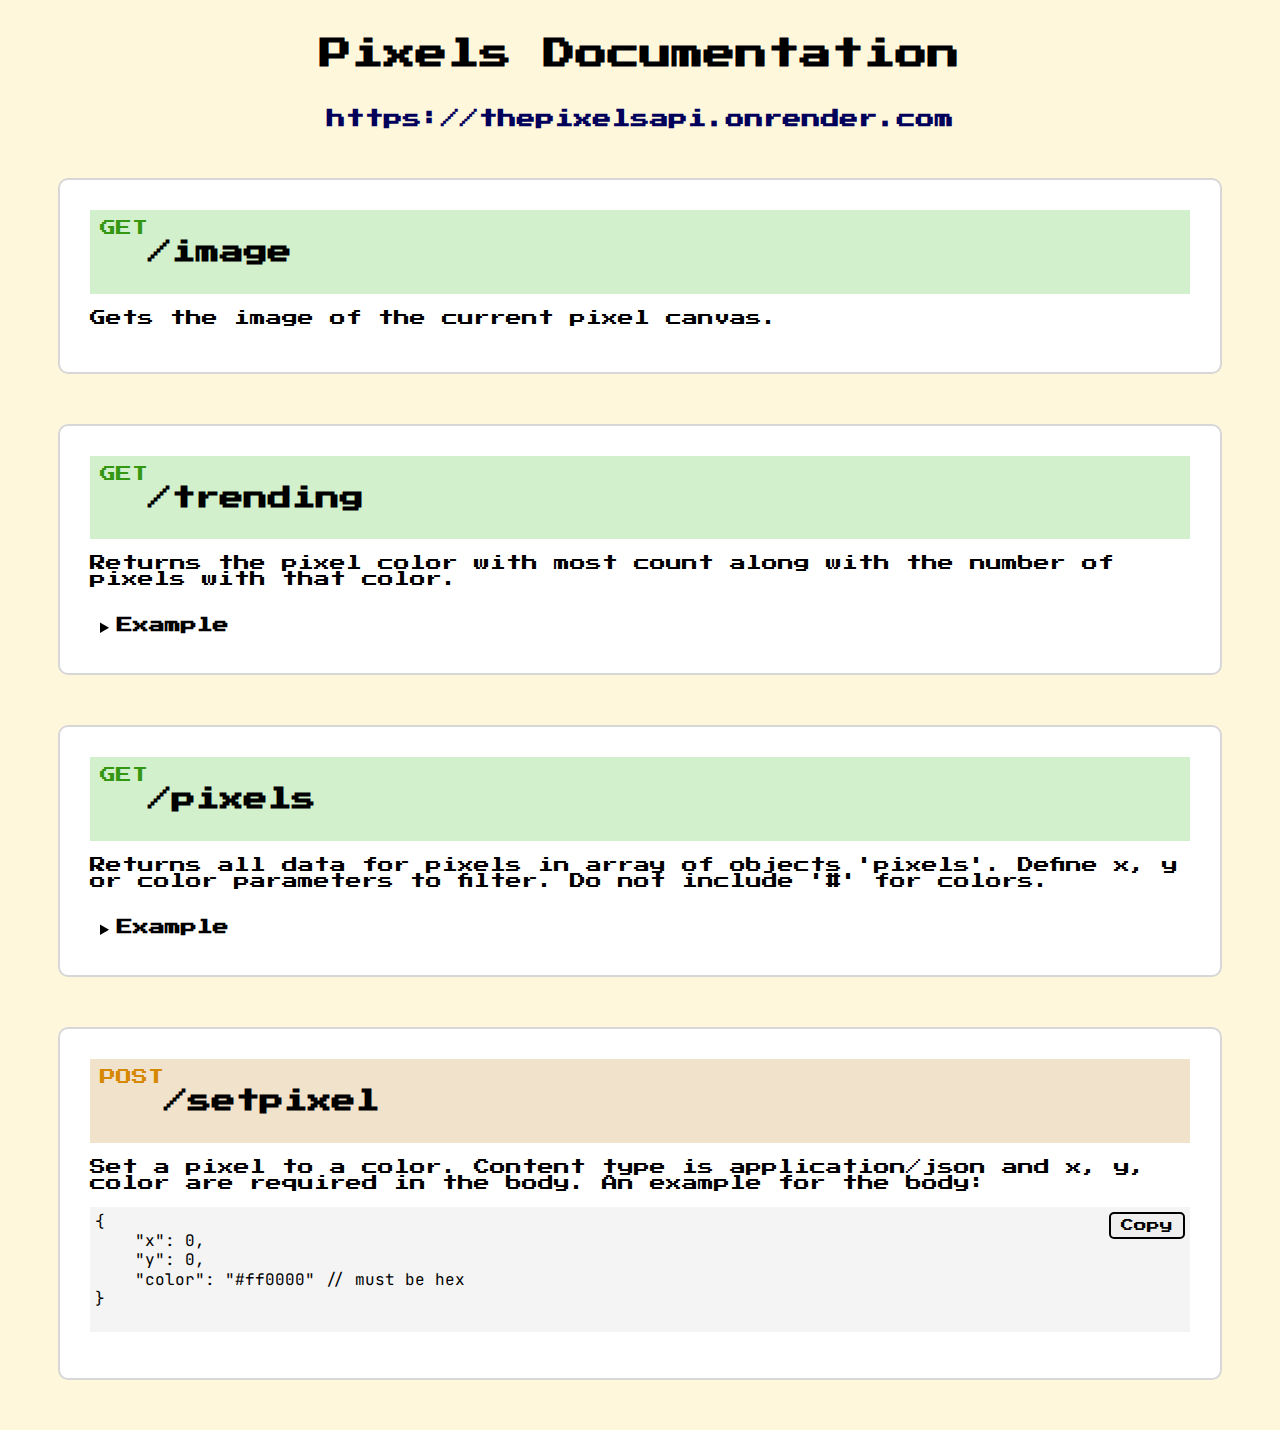
<file: docsserver.html>
<!DOCTYPE html>
<html>

<head>
    <title>thepixelsapi</title>

    <link rel="preconnect" href="https://fonts.googleapis.com">
    <link rel="preconnect" href="https://fonts.gstatic.com" crossorigin>
    <link
        href="https://fonts.googleapis.com/css2?family=JetBrains+Mono:ital,wght@0,100..800;1,100..800&family=Press+Start+2P&display=swap"
        rel="stylesheet">

    <style>
        * {
            font-family: 'Press Start 2P', cursive;
        }

        body {
            background-color: #fff7db;
            text-align: center;
        }

        h1 {
            font-size: 2em;
            margin: 1.2em;
        }

        img {
            width: 800px;
            height: 400px;
            background-color: white;
            border: 5px solid black;
        }

        button {
            font-size: 1.2em;
            border: 2px solid black;
            border-radius: 5px;
            cursor: pointer;
        }

        button:hover {
            background-color: #fdfdfd;
        }

        h3 {
            color: #00005b;
        }

        main {
            text-align: left;
        }

        section {
            background-color: white;
            padding: 30px;
            margin: 50px;
            border: 2px solid #d7d7d7;
            border-radius: 10px;
        }

        .endpoint {
            display: flex;
        }

        .get {
            background-color: #2cba1338;
            padding: 10px;
        }

        .get span {
            color: #349712;
        }

        .post {
            background-color: #ba7d1338;
            padding: 10px;
        }

        .post span {
            color: #d68800;
        }

        .code {
            position: relative;
        }

        .code button {
            position: absolute;
            top: 0;
            right: 0;
            margin: 5px;
            padding: 5px 10px;
            font-size: 0.8em;
        }

        pre {
            font-family: 'JetBrains Mono', monospace;
            background-color: #f4f4f4;
            padding: 5px;
            line-height: 1.2;
        }

        details {
            margin: 10px;
            margin-top: 30px;
        }

        details p {
            margin: 10px;
        }

        details p code {
            background-color: #f4f4f4;
            padding: 2px;
            font-family: 'JetBrains Mono', monospace;
        }

        summary {
            font-weight: bold;
            cursor: pointer;
        }

        ::-webkit-scrollbar {
            width: 10px;
        }

        ::-webkit-scrollbar-thumb {
            background-color: #b6b6b6;
            border-radius: 10px;
        }

        ::-webkit-scrollbar-track {
            background-color: #fff7db;
        }
    </style>

    <link rel="icon" href="https://i.imgur.com/GqeKKR0.png">
</head>

<body>
    <h1>Pixels Documentation</h1>
    <h3>https://thepixelsapi.onrender.com</h3>

    <main>
        <section>
            <div class="endpoint get">
                <span>GET</span>
                <h2>/image</h2>
            </div>
            <p>Gets the image of the current pixel canvas.</p>
        </section>


        <section>
            <div class="endpoint get">
                <span>GET</span>
                <h2>/trending</h2>
            </div>
            <p>Returns the pixel color with most count along with the number of pixels with that color.</p>
            <details>
                <summary>Example</summary>
                <p><code>.../trending</code> will return:</p>
                <div class="code">
                    <pre>
{
  "count": 162,
  "trending": "#6abe30"
}
                    </pre>
                </div>
            </details>
        </section>

        <section>
            <div class="endpoint get">
                <span>GET</span>
                <h2>/pixels</h2>
            </div>
            <p>Returns all data for pixels in array of objects 'pixels'. Define x, y or color parameters to filter. Do
                not include '#' for colors.</p>
            <details>
                <summary>Example</summary>
                <p><code>.../pixels?y=1&color=ffffff</code> will return:</p>
                <div class="code">
                    <pre>
{
  "pixels": [
    {
      "color": "#ffffff",
      "timeCreated": "2025-01-29T15:55:59.11556+00:00",
      "x": 4,
      "y": 1
    },
    {
      "color": "#ffffff",
      "timeCreated": "2025-01-29T15:56:02.468578+00:00",
      "x": 5,
      "y": 1
    }
  ]
}
                    </pre>
                </div>
            </details>
        </section>

        <section>
            <div class="endpoint post">
                <span>POST</span>
                <h2>/setpixel</h2>
            </div>
            <p>Set a pixel to a color. Content type is application/json and x, y, color are required in the body. An example for the body:</p>
            <div class="code">
                <pre>
{
    "x": 0,
    "y": 0,
    "color": "#ff0000" // must be hex
}
                </pre>
                <button onclick="copyCode()">
                    Copy
                </button>
            </div>
        </section>
    </main>

    <script>
        function copyCode() {
            navigator.clipboard.writeText("{\n    \"x\": 0,\n    \"y\": 0,\n    \"color\": \"#ff0000\"\n}");
        }
    </script>
</body>

</html>
</file>
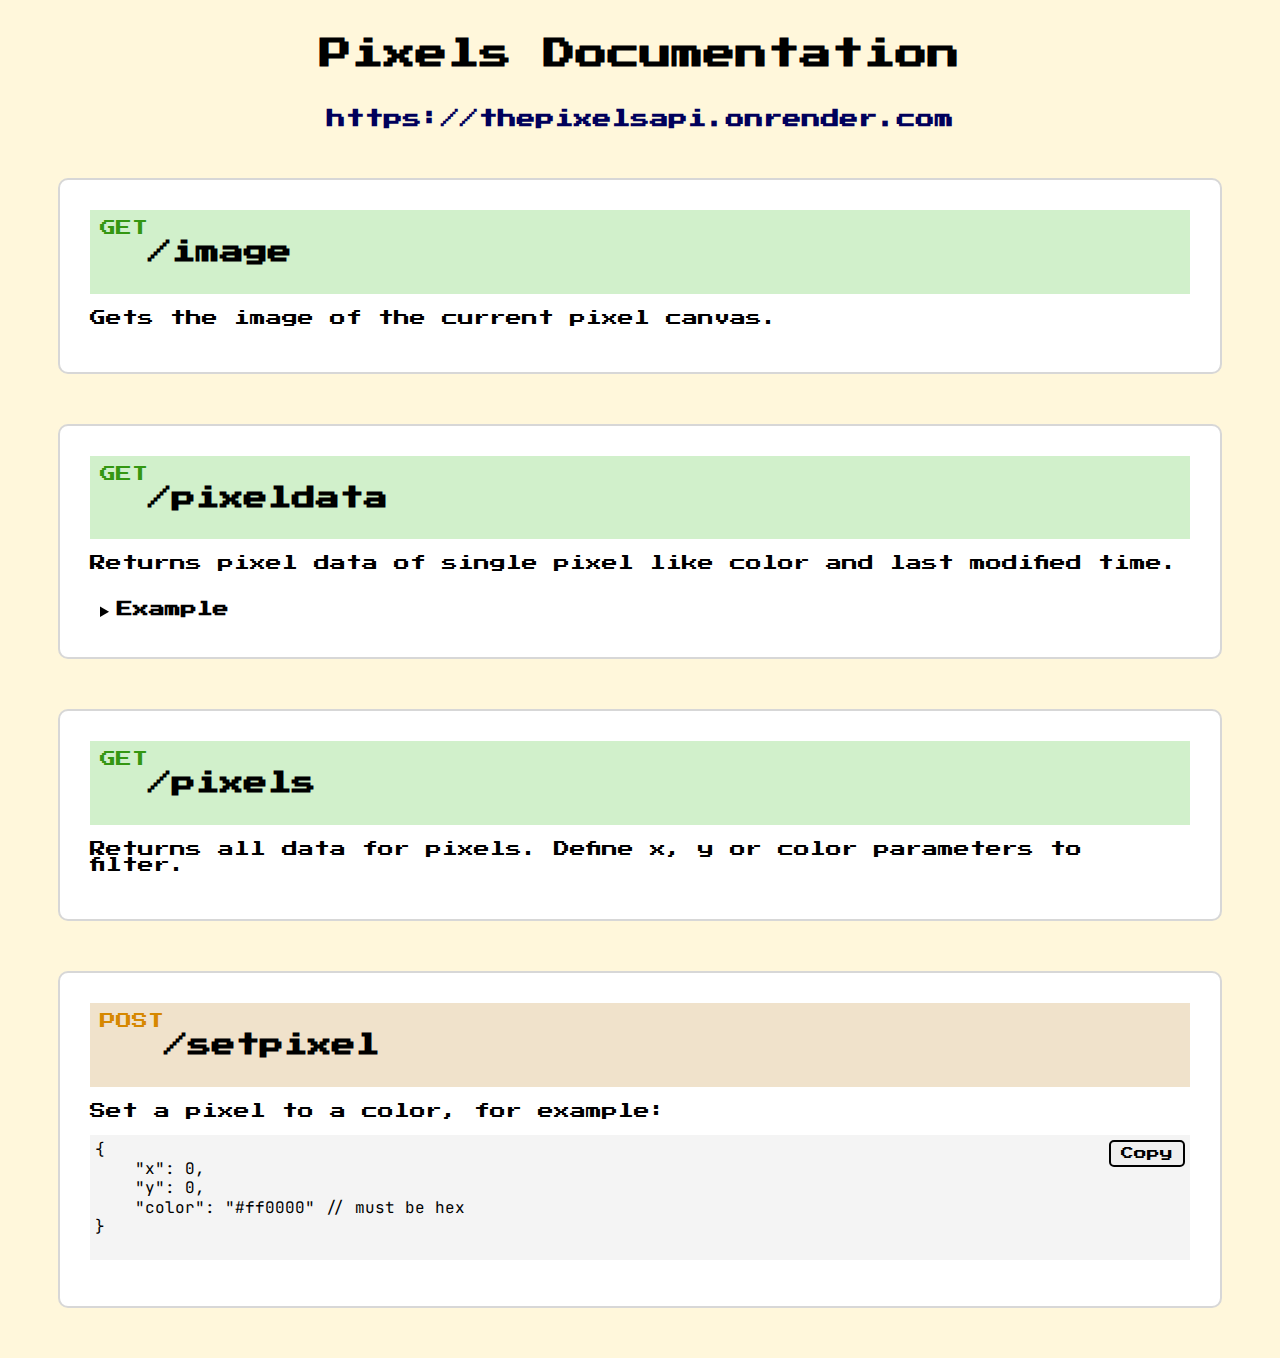
<file: documentation.html>
<!DOCTYPE html>
<html>
<head>
    <title>thepixelsapi</title>

    <link rel="preconnect" href="https://fonts.googleapis.com">
    <link rel="preconnect" href="https://fonts.gstatic.com" crossorigin>
    <link href="https://fonts.googleapis.com/css2?family=JetBrains+Mono:ital,wght@0,100..800;1,100..800&family=Press+Start+2P&display=swap" rel="stylesheet">

    <link rel="icon" href="pixel.svg">

    <style>
        * {
            font-family: 'Press Start 2P', cursive;
        }

        body {
            background-color: #fff7db;
            text-align: center;
        }

        h1 {
            font-size: 2em;
            margin: 1.2em;
        }

        img {
            width: 800px;
            height: 400px;
            background-color: white;
            border: 5px solid black;
        }

        button {
            font-size: 1.2em;
            border: 2px solid black;
            border-radius: 5px;
            cursor: pointer;
        }

        button:hover {
            background-color: #fdfdfd;
        }

        h3 {
            color: #00005b;
        }
    </style>
    <link rel="stylesheet" href="docs.css">
</head>
<body>
    <h1>Pixels Documentation</h1>
    <h3>https://thepixelsapi.onrender.com</h3>

    <main>
        <section>
            <div class="endpoint get">
                <span>GET</span>
                <h2>/image</h2>
            </div>
            <p>Gets the image of the current pixel canvas.</p>
        </section>


        <section>
            <div class="endpoint get">
                <span>GET</span>
                <h2>/pixeldata</h2>
            </div>
            <p>Returns pixel data of single pixel like color and last modified time.</p>
            <details>
                <summary>Example</summary>
                <p><code>.../pixeldata?x=0&y=0</code> will return:</p>
                <div class="code">
                    <pre>
{
    "color": "#ffffff",
    "timeCreated": "2025-01-29T15:55:45.39355+00:00"
}
                    </pre>
                </div>
            </details>
        </section>

        <section>
            <div class="endpoint get">
                <span>GET</span>
                <h2>/pixels</h2>
            </div>
            <p>Returns all data for pixels. Define x, y or color parameters to filter.</p>
        </section>

        <section>
            <div class="endpoint post">
                <span>POST</span>
                <h2>/setpixel</h2>
            </div>
            <p>Set a pixel to a color, for example:</p>
            <div class="code">
                <pre>
{
    "x": 0,
    "y": 0,
    "color": "#ff0000" // must be hex
}
                </pre>
                <button onclick="copyCode()">
                    Copy
                </button>
            </div>
        </section>
    </main>

    <script>
        function copyCode() {
            navigator.clipboard.writeText("{\n    \"x\": 0,\n    \"y\": 0,\n    \"color\": \"#ff0000\"\n}");
        }
    </script>
</body>
</html>
</file>
<file: docs.css>
main {
    text-align: left;
}

section {
    background-color: white;
    padding: 30px;
    margin: 50px;
    border: 2px solid #d7d7d7;
    border-radius: 10px;
}

.endpoint {
    display: flex;
}

.get {
    background-color: #2cba1338;
    padding: 10px;
}

.get span {
    color: #349712;
}

.post {
    background-color: #ba7d1338;
    padding: 10px;
}

.post span {
    color: #d68800;
}

.code {
    position: relative;
}

.code button {
    position: absolute; 
    top: 0; 
    right: 0; 
    margin: 5px; 
    padding: 5px 10px; 
    font-size: 0.8em;
}

pre {
    font-family: 'JetBrains Mono', monospace;
    background-color: #f4f4f4;
    padding: 5px;
    line-height: 1.2;
}

details {
    margin: 10px;
    margin-top: 30px;
}

details p {
    margin: 10px;
}

details p code {
    background-color: #f4f4f4;
    padding: 2px;
    font-family: 'JetBrains Mono', monospace;
}

summary {
    font-weight: bold;
    cursor: pointer;
}

::-webkit-scrollbar {
    width: 10px;
}

::-webkit-scrollbar-thumb {
    background-color: #b6b6b6;
    border-radius: 10px;
}

::-webkit-scrollbar-track {
    background-color: #fff7db;
}
</file>
